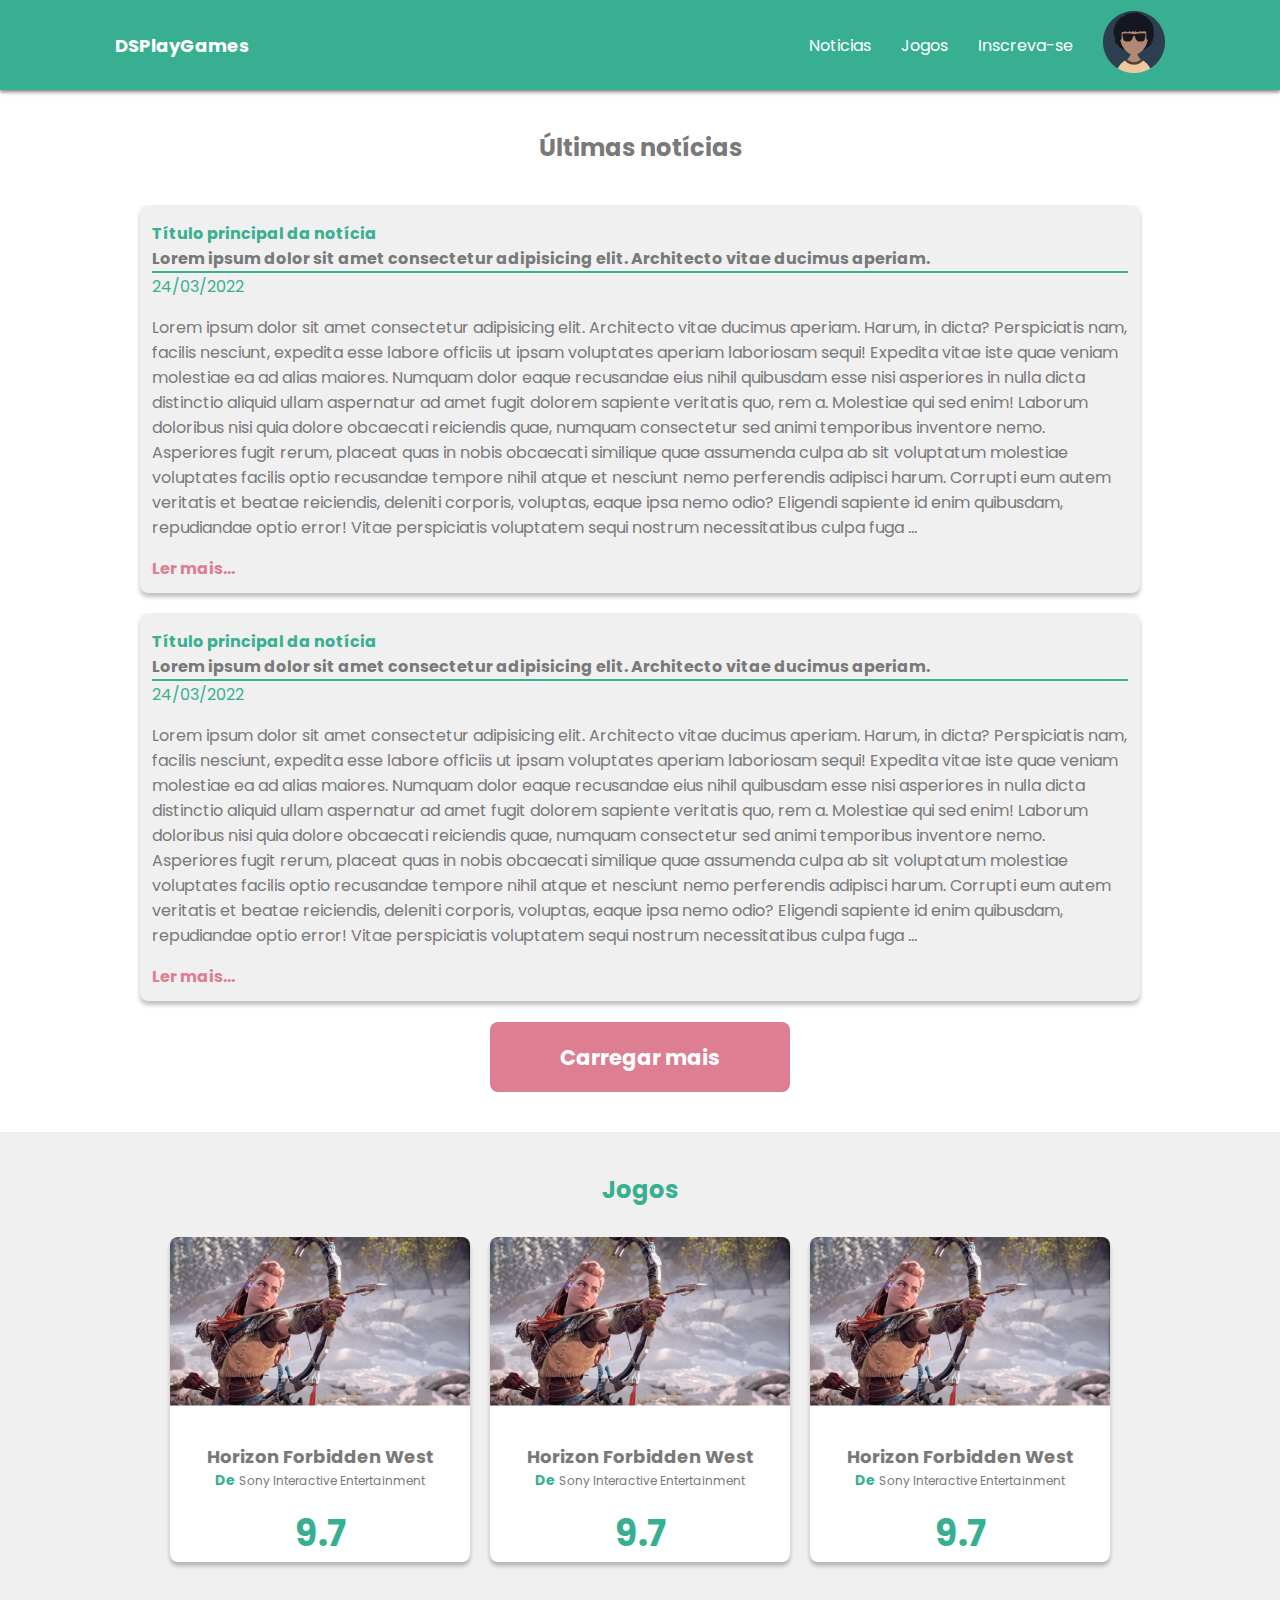
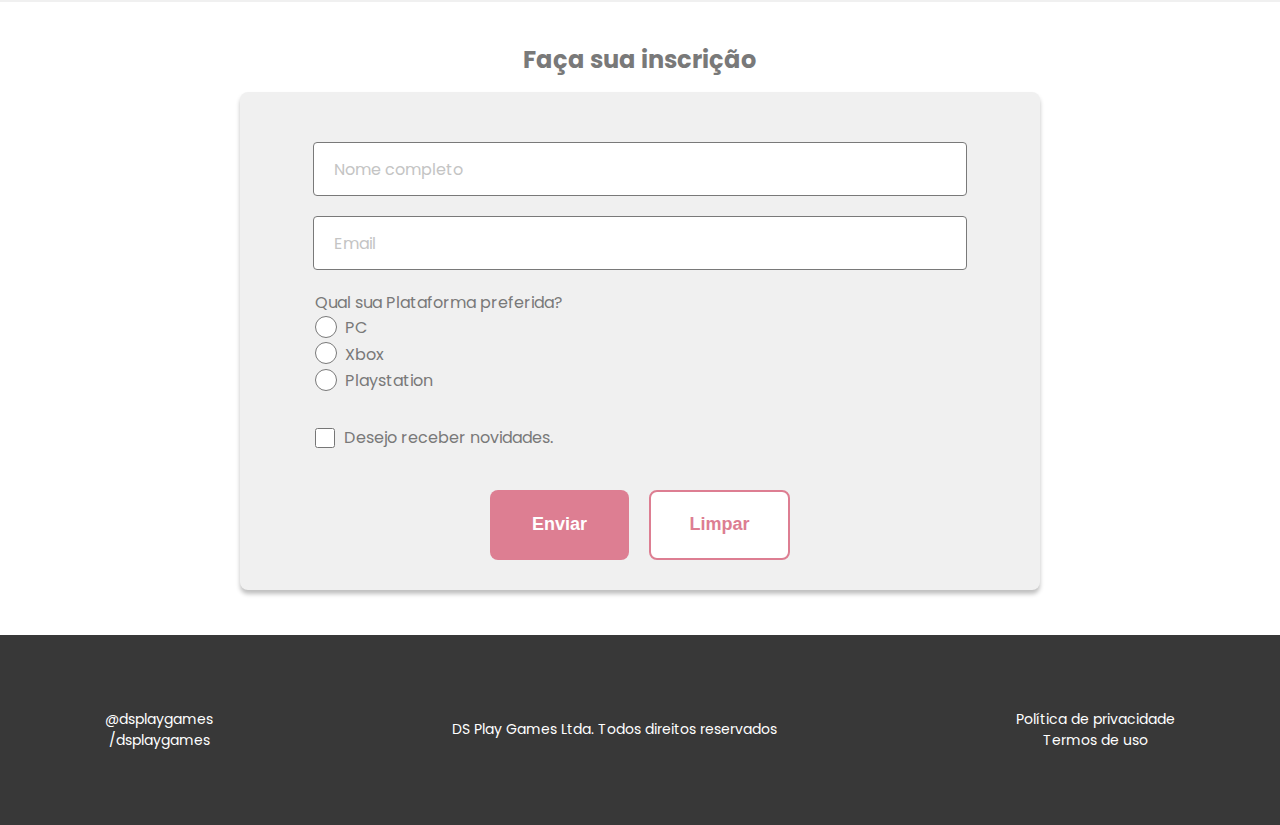
<file: index.html>
<!DOCTYPE html>
<html lang="en">
<head>
    <meta charset="UTF-8">
    <meta http-equiv="X-UA-Compatible" content="IE=edge">
    <meta name="viewport" content="width=device-width, initial-scale=1.0">
    <title>Document</title>
    <link rel="preconnect" href="https://fonts.googleapis.com">
    <link rel="preconnect" href="https://fonts.gstatic.com" crossorigin>
    <link href="https://fonts.googleapis.com/css2?family=Poppins:wght@400;700&display=swap" rel="stylesheet">
    <link rel="stylesheet" href="css/styles.css">

</head>
<body>
    <header class="nav-container">
        <nav class="nav-main">
            <div class="nav-title"><h1>DSPlayGames</h1></div>
            <div class="nav-right">
                <ul>
                <li><a href="#news">Noticias</a></li>
                <li><a href="#games">Jogos</a></li>
                <li><a href="#signup">Inscreva-se</a></li>
                <li><img src="img/Profile Image.png" alt="Profile image"></li>
                </ul>
            </div> 
        </nav>
    </header>

    <main>
        <section id="news">
            <div class="news-title"><h2>Últimas notícias</h2></div>
            <div class="news-main">
                
                <div class="news-card-container">
                    <h3>Título principal da notícia</h3>
                    <h4>Lorem ipsum dolor sit amet consectetur adipisicing elit. Architecto vitae ducimus aperiam.</h3>
                        <span class="line"></span>
                        <p class="card-date">24/03/2022</p>
                        <div>
                           <p class="news-card-content">Lorem ipsum dolor sit amet consectetur adipisicing elit. Architecto vitae ducimus aperiam. Harum, in dicta? Perspiciatis nam, facilis nesciunt, expedita esse labore officiis ut ipsam voluptates aperiam laboriosam sequi! Expedita vitae iste quae veniam molestiae ea ad alias maiores. Numquam dolor eaque recusandae eius nihil quibusdam esse nisi asperiores in nulla dicta distinctio aliquid ullam aspernatur ad amet fugit dolorem sapiente veritatis quo, rem a. Molestiae qui sed enim! Laborum doloribus nisi quia dolore obcaecati reiciendis quae, numquam consectetur sed animi temporibus inventore nemo. Asperiores fugit rerum, placeat quas in nobis obcaecati similique quae assumenda culpa ab sit voluptatum molestiae voluptates facilis optio recusandae tempore nihil atque et nesciunt nemo perferendis adipisci harum. Corrupti eum autem veritatis et beatae reiciendis, deleniti corporis, voluptas, eaque ipsa nemo odio? Eligendi sapiente id enim quibusdam, repudiandae optio error! Vitae perspiciatis voluptatem sequi nostrum necessitatibus culpa fuga ...</p> 
                        </div>
                        <div class="card-read">
                           <a href="#">Ler mais...</a> 
                        </div>
                </div>

                
                <div class="news-card-container">
                    <h3>Título principal da notícia</h3>
                    <h4>Lorem ipsum dolor sit amet consectetur adipisicing elit. Architecto vitae ducimus aperiam.</h3>
                        <span class="line"></span>
                        <p class="card-date">24/03/2022</p>
                        <div>
                           <p class="news-card-content">Lorem ipsum dolor sit amet consectetur adipisicing elit. Architecto vitae ducimus aperiam. Harum, in dicta? Perspiciatis nam, facilis nesciunt, expedita esse labore officiis ut ipsam voluptates aperiam laboriosam sequi! Expedita vitae iste quae veniam molestiae ea ad alias maiores. Numquam dolor eaque recusandae eius nihil quibusdam esse nisi asperiores in nulla dicta distinctio aliquid ullam aspernatur ad amet fugit dolorem sapiente veritatis quo, rem a. Molestiae qui sed enim! Laborum doloribus nisi quia dolore obcaecati reiciendis quae, numquam consectetur sed animi temporibus inventore nemo. Asperiores fugit rerum, placeat quas in nobis obcaecati similique quae assumenda culpa ab sit voluptatum molestiae voluptates facilis optio recusandae tempore nihil atque et nesciunt nemo perferendis adipisci harum. Corrupti eum autem veritatis et beatae reiciendis, deleniti corporis, voluptas, eaque ipsa nemo odio? Eligendi sapiente id enim quibusdam, repudiandae optio error! Vitae perspiciatis voluptatem sequi nostrum necessitatibus culpa fuga ...</p> 
                        </div>
                        <div class="card-read">
                           <a href="#">Ler mais...</a> 
                        </div>
                </div>

                <div class="card-button">
                    <h3>Carregar mais</h3>  
                </div>
             </div>
        </section>

        <section id="games">
            <h2>Jogos</h2>
            <div class="card-games-container">
                <div class="card-games">
                    <img src="img/image 25.png" alt="Horizon Forbidden West" />
                    <div class="card-games-content">
                        <p class="card-games-text1">Horizon Forbidden West</p>  
                        <p class="card-games-text2"><span class="card-green">De</span>Sony Interactive Entertainment</p>
                        <p class="card-games-score">9.7</p>  
                    </div>
                </div>
                <div class="card-games">
                    <img src="img/image 25.png" alt="Horizon Forbidden West" />
                    <div class="card-games-content">
                            <p class="card-games-text1">Horizon Forbidden West</p>  
                            <p class="card-games-text2"><span class="card-green">De</span>Sony Interactive Entertainment</p>
                            <p class="card-games-score">9.7</p> 
                    </div>
                </div>
                <div class="card-games">
                <img src="img/image 25.png" alt="Horizon Forbidden West" />
                    <div class="card-games-content">
                            <p class="card-games-text1">Horizon Forbidden West</p>  
                            <p class="card-games-text2"><span class="card-green">De</span>Sony Interactive Entertainment</p>
                            <p class="card-games-score">9.7</p>
                    </div>
                </div>
            </div>
        </section>

        <section id="signup">
        <h2>Faça sua inscrição</h2>
        <div class="form-main">
            <form class ="form-container" action="obrigado.html">
                <div class="form-box">
                    <input id="name" name="name" type="text" placeholder="Nome completo">                
                    <input id="email" name="email" type="email" placeholder="Email">
                </div>
                    <label class="plataform-title" for="ctrl-plataform">Qual sua Plataforma preferida?</label>
                    <div class="ctrl-plataform">
                        <input id="ctrl-plataform-pc" type="radio" name="plataform" >
                        <label for="ctrl-plataform-pc">PC</label>
                        <br>
                        <input id="ctrl-plataform-xbox" type="radio" name="plataform" >
                        <label for="ctrl-plataform-xbox">Xbox</label>
                        <br>
                        <input id="ctrl-plataform-playstation" type="radio" name="plataform" >
                        <label for="ctrl-plataform-playstation">Playstation</label>
                    </div>
                <div class="news-box">
                    <input id="ctrl-news" name="news" type="checkbox">
                    <label class="news-title" for="ctrl-news">Desejo receber novidades.</label>
                </div>

                <div class="form-buttons">
                <input class="submit-button" type="submit" value="Enviar">
                <input class="reset-button" type="reset" value="Limpar">
                </div>
            </form>
        </div>
        </section>
        <br>
        <footer>
            <div class="footer-social">
                    <a href="https://www.instagram.com/dsplaygames">@dsplaygames</a>
                    <br>
                    <a href="https://www.facebook.com/dsplaygames">/dsplaygames</a>
            </div>  
            <div class="footer-rights">
                <p>DS Play Games Ltda. Todos direitos reservados</p>
            </div>
            <div class="footer-terms">
                <a href="politica.html">Política de privacidade</a>
                <br>
                <a href="termos.html">Termos de uso</a>
            </div>
        </footer>
    </main>
</body>
</html>
</file>
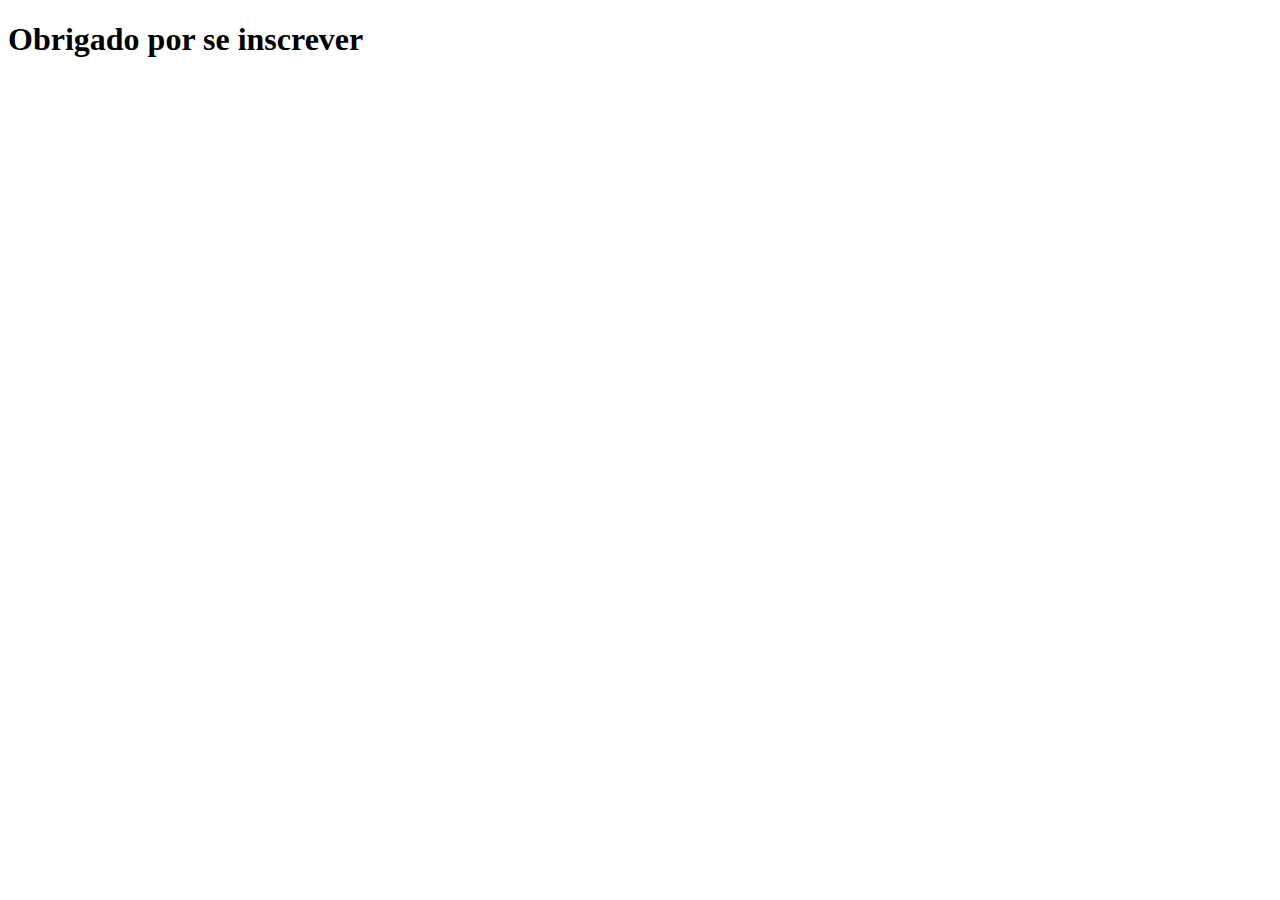
<file: obrigado.html>
<!DOCTYPE html>
<html lang="en">
<head>
    <meta charset="UTF-8">
    <meta http-equiv="X-UA-Compatible" content="IE=edge">
    <meta name="viewport" content="width=device-width, initial-scale=1.0">
    <title>Obrigado por se inscrever</title>
</head>
<body>
    <h1>Obrigado por se inscrever</h1>    
</body>
</html>
</file>
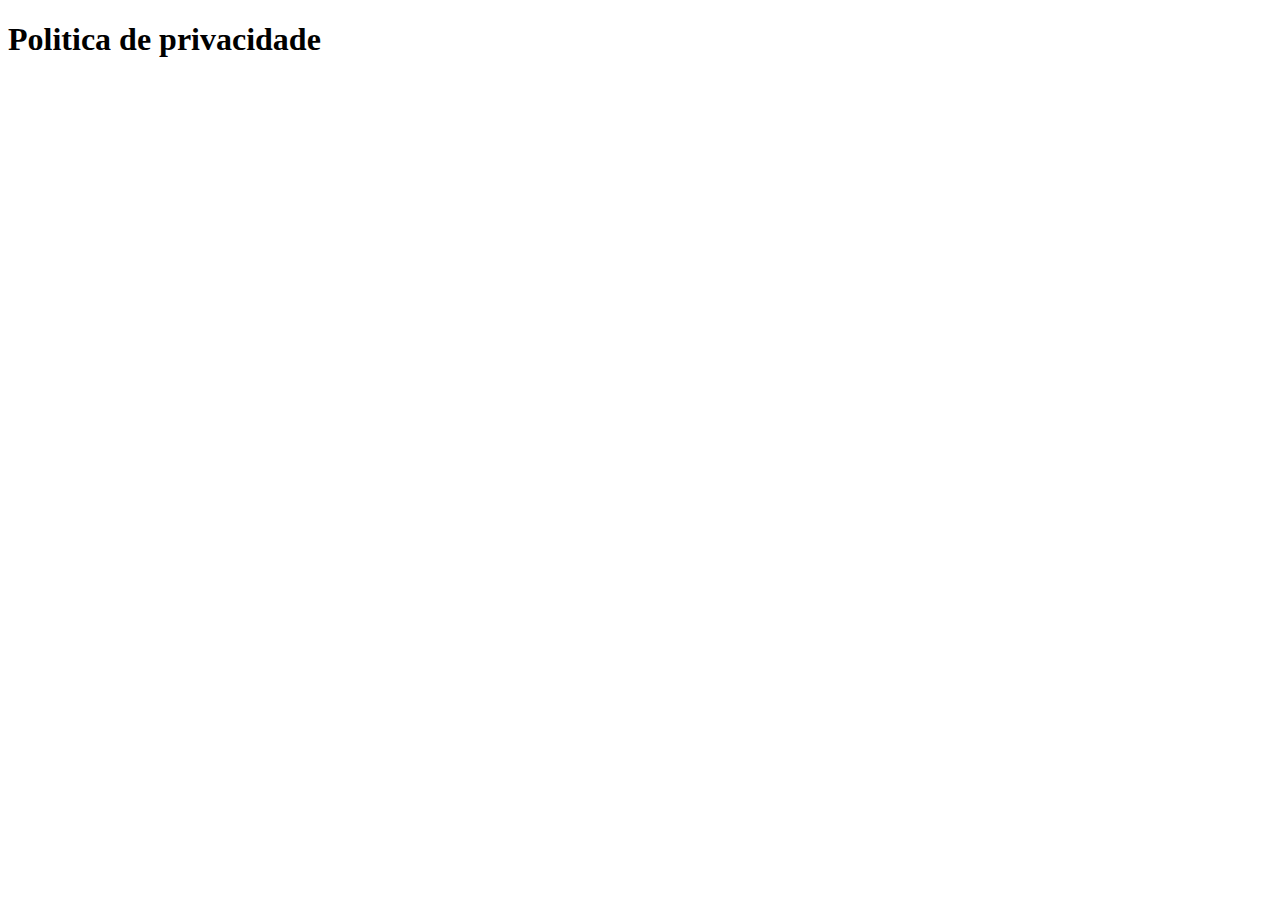
<file: politica.html>
<!DOCTYPE html>
<html lang="en">
<head>
    <meta charset="UTF-8">
    <meta http-equiv="X-UA-Compatible" content="IE=edge">
    <meta name="viewport" content="width=device-width, initial-scale=1.0">
    <title>Politica de privacidade</title>
</head>
<body>
    <h1>Politica de privacidade</h1>    
</body>
</html>
</file>
<file: css/styles.css>
/* ELEMENTS */
:root {
    --white : #fff;
    --green : #38AF90;
    --pink : #DD7E92;
    --gray : #797979;
    --gray-card : #F0F0F0;
    --gray-text : #C4C4C4;
    --footer : #383838;
}

html, body {
    padding: 0;
    margin: 0;
    font-family: "Poppins", sans-serif;
    box-sizing: border-box;
}


/* CLASSES, ID'S */

.nav-container {
    background-color: var(--green);
    height: 90px;
    display: flex;
}

.nav-main {
    width: 100%;
    display: flex;
    justify-content: space-between;
    padding: 32px 10px 32px 10px;
    box-shadow: 0 2px 4px 0 rgba(0, 0, 0, 0.508);
}

.nav-title h1{
    color: var(--white);
    font-size: 18px;
    margin: 0;
}

.nav-right {
    display: flex;
    align-items: center;
}

.nav-right a{
    color: var(--white);
    text-decoration: none;
    display: none;
}

.nav-right ul{
    display: flex;
}

.nav-right li{
    list-style-type: none;
}

.nav-right img {
    height: 62px;
    width: 62px;
}

#news {
    width: 100%;
    background-color: var(--white);
}

.news-title h2 {
    color: var(--gray);
    font-size: 24px;
    display: flex;
    justify-content: center;
    margin: 0;
    padding: 40px 0 40px 0;
}

.news-main {
    padding: 0 10px;
}

.news-card-container {
    margin: 0 auto;
    background-color: var(--gray-card);
    margin-bottom: 20px;
    border-radius: 8px;
    max-width: 1000px;
    box-shadow: 0px 4px 4px rgba(0, 0, 0, 0.25);
}

.news-card-container h3 {
    color: var(--green);
    font-size: 16px;
    padding: 16px 0 0 12px;
    margin: 0;
}

.news-card-container h4 {
    color: var(--gray);
    padding-left: 12px;
    margin: 0;
}

.line{
    border-bottom:2px solid var(--green);
    display: block;
    margin-left: 12px;
    margin-right: 12px;
}

.news-card-content {
    padding: 0 12px 0 12px;
    color: var(--gray);
}

.card-read {
    padding-bottom: 12px;
}

.card-read a{
    margin-left: 12px;
    color: var(--pink);
    text-decoration: none;
    font-weight: 700;
}

.card-date {
    margin: 0;
    color: var(--green);
    padding: 1px 0px 0px 12px;
}

.card-button {
    margin: 0 auto;
    margin-bottom: 40px;
    height: 70px;
    border: none;
    border-radius: 8px;
    font-weight: 700;
    color: var(--white);
    background-color: var(--pink);
    font-size: 18px;
    cursor: pointer;
    max-width: 300px;
}

.card-button h3 {
    display: flex;
    justify-content: center;
    padding: 20px 0px;
}

#games {
    width: 100%;
    background-color: var(--gray-card);
    padding-bottom: 10px;
}

#games h2 {
    display: flex;
    justify-content: center;
    color: var(--green);
    font-size: 24px;
    padding: 40px 125px 30px 125px;
    margin: 0;
}

.card-games-container {
    display: flex;
    justify-content: center;
    flex-wrap: wrap;
}

.card-games {
    background-color: var(--white);
    max-width: 300px;
    height: 325px;
    margin: 0px 10px 30px 10px;
    border-radius: 8px;
    box-shadow: 0px 4px 4px rgba(0, 0, 0, 0.25);
}

.card-games img {
    width: 100%;
    border-radius: 8px 8px 0px 0px;
}

.card-games-content{
    display: flex;
    flex-direction: column;
    align-items: center;
}

.card-games-text1 {
    margin: 0;
    color: var(--gray);
    font-size: 18px;
    font-weight: bold;
    padding-top: 30px;
}

.card-games-text2 {
    color: var(--gray);
    font-size: 12px;
    margin: 0;
}

.card-green {
    color: var(--green);
    font-size: 14px;
    font-weight: bold;
    padding-right: 3px;
}

.card-games-score {
    color: var(--green);
    font-size: 36px;
    font-weight: bold;
    margin: 0;
    padding: 15px;
}

#signup {
    width: 100%;
    background-color: var(--white);
    padding-bottom: 20px;
}
 #signup h2 {
    color: var(--gray);
    font-size: 24px;
    display: flex;
    justify-content: center;
    margin: 40px 0 15px 0;
}

.form-main {
    padding: 0 10px;
}

.form-container {
    background-color: var(--gray-card);
    margin: 0 auto;
    max-width: 800px;
    border-radius: 8px;
    box-shadow: 0px 4px 4px rgba(0, 0, 0, 0.25);
}

.form-box {
    display: flex;
    flex-direction: column;
    align-items: center;
    margin: 0 auto;
    max-width: 650px;
    gap: 20px;
    padding: 50px 10px 20px 10px;
}

.form-box input {
    font-size: 16px;
    height: 50px;
    border: 1px solid var(--gray);
    border-color: var(--gray);
    border-radius: 4px; 
    font-family: 'poppins', sans-serif; 
    padding-left: 20px;
    width: calc(100% - 20px);
}

::-webkit-input-placeholder {
    color: var(--gray-text);
}

.plataform-title {
    font-size: 16px;
    color: var(--gray);
    padding-left: 8px;
}

.ctrl-plataform {
    color: var(--gray);
    padding-left: 8px;
    padding-bottom: 30px;
}

.ctrl-plataform input {
    display: none;
}

.ctrl-plataform input + label:before {
    content: '';
    width: 20px;
    height: 20px;
    border-radius: 50%;
    border: 1px solid var(--gray);
    background-color: var(--white);
    display: inline-block;
    vertical-align: middle;
    margin-right: 8px;
    margin-bottom: 4px;
}

.ctrl-plataform input:checked + label:before {
    background-color: var(--gray);
    box-sizing: border-box;
    border: 5px solid var(--white);
    padding: 6px;
}

#ctrl-news {
    color: var(--gray);
}

.news-title {
    color: var(--gray);
    font-size: 16px;
}

.news-box {
    padding-left: 8px;
}

.news-box input {
    margin: 0;
    margin-right: 5px;
    width: 20px;
    height: 20px;
    border: 2px solid var(--gray);
    display: inline-block;
    vertical-align: middle;
}

.form-buttons {
    margin: 0 auto;
    padding-top: 40px;
    padding-bottom: 30px;
    display: flex;
    flex-direction: column;
    align-items: center;
    gap: 20px;
    max-width: 300px;
}


.submit-button {
    height: 70px;
    width: calc(100% - 60px);
    border: none;
    border-radius: 8px;
    font-weight: 700;
    color: var(--white);
    background-color: var(--pink);
    font-size: 18px;
    cursor: pointer;
}


.reset-button { 
    height: 70px;
    width: calc(100% - 60px);
    box-sizing: border-box;
    border: 2px solid var(--pink);
    border-radius: 8px;
    font-weight: 700;
    color: var(--pink);
    background-color: var(--white);
    font-size: 18px;
    cursor: pointer;
}

footer {
    background-color: var(--footer);
    color: var(--white);
    font-size: 14px;
    display: flex;
    flex-direction: column;
    text-align: center;
}

footer a {
    color: var(--white);
    text-decoration: none;
}

.footer-social {
    gap: 5px;
    padding-top: 25px;
    padding-bottom: 30px;
}

.footer-rights {
    padding-bottom: 35px;
}

.footer-terms {
    padding-bottom: 30px;
}

@media (min-width:1200px) {

    .form-buttons {
        flex-direction: row;
    }

    .ctrl-plataform {
        padding-left: 75px;
    }

    .plataform-title {
        padding-left: 75px;
    }

    .news-box {
        padding-left: 75px;
    }

    .nav-right a {
        display: flex;
    }

    .nav-right ul {
        align-items: center;
        gap: 30px;
        padding-right: 105px;
    }

    .nav-title {
        padding-left: 105px;
    }

    footer {
        flex-direction: row;
        justify-content: space-between;
        align-items: center;
        height: 190px;
    }

    .footer-social {
        padding: 0 0 0 105px;
    }

    .footer-rights {
        padding: 0;    
    }

    .footer-terms {
        padding: 0 105px 0 0;
    }
}
</file>
